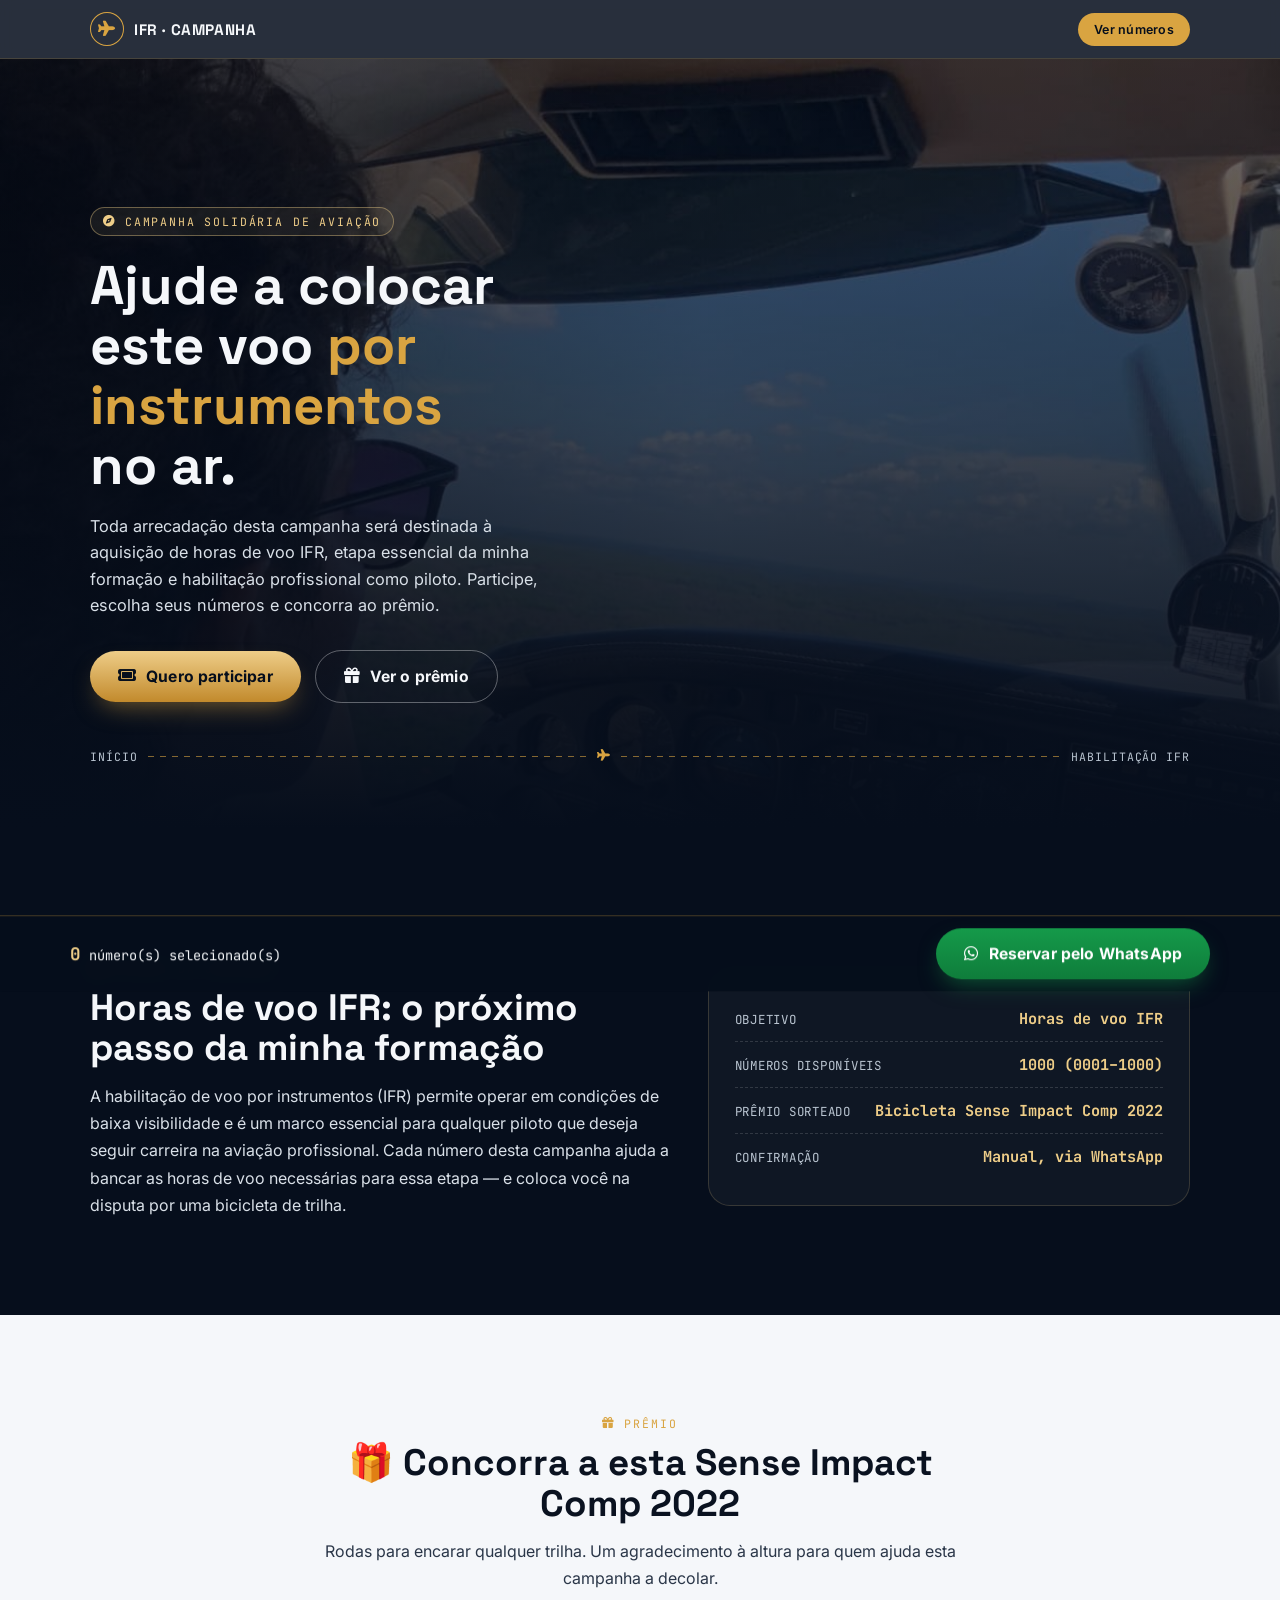
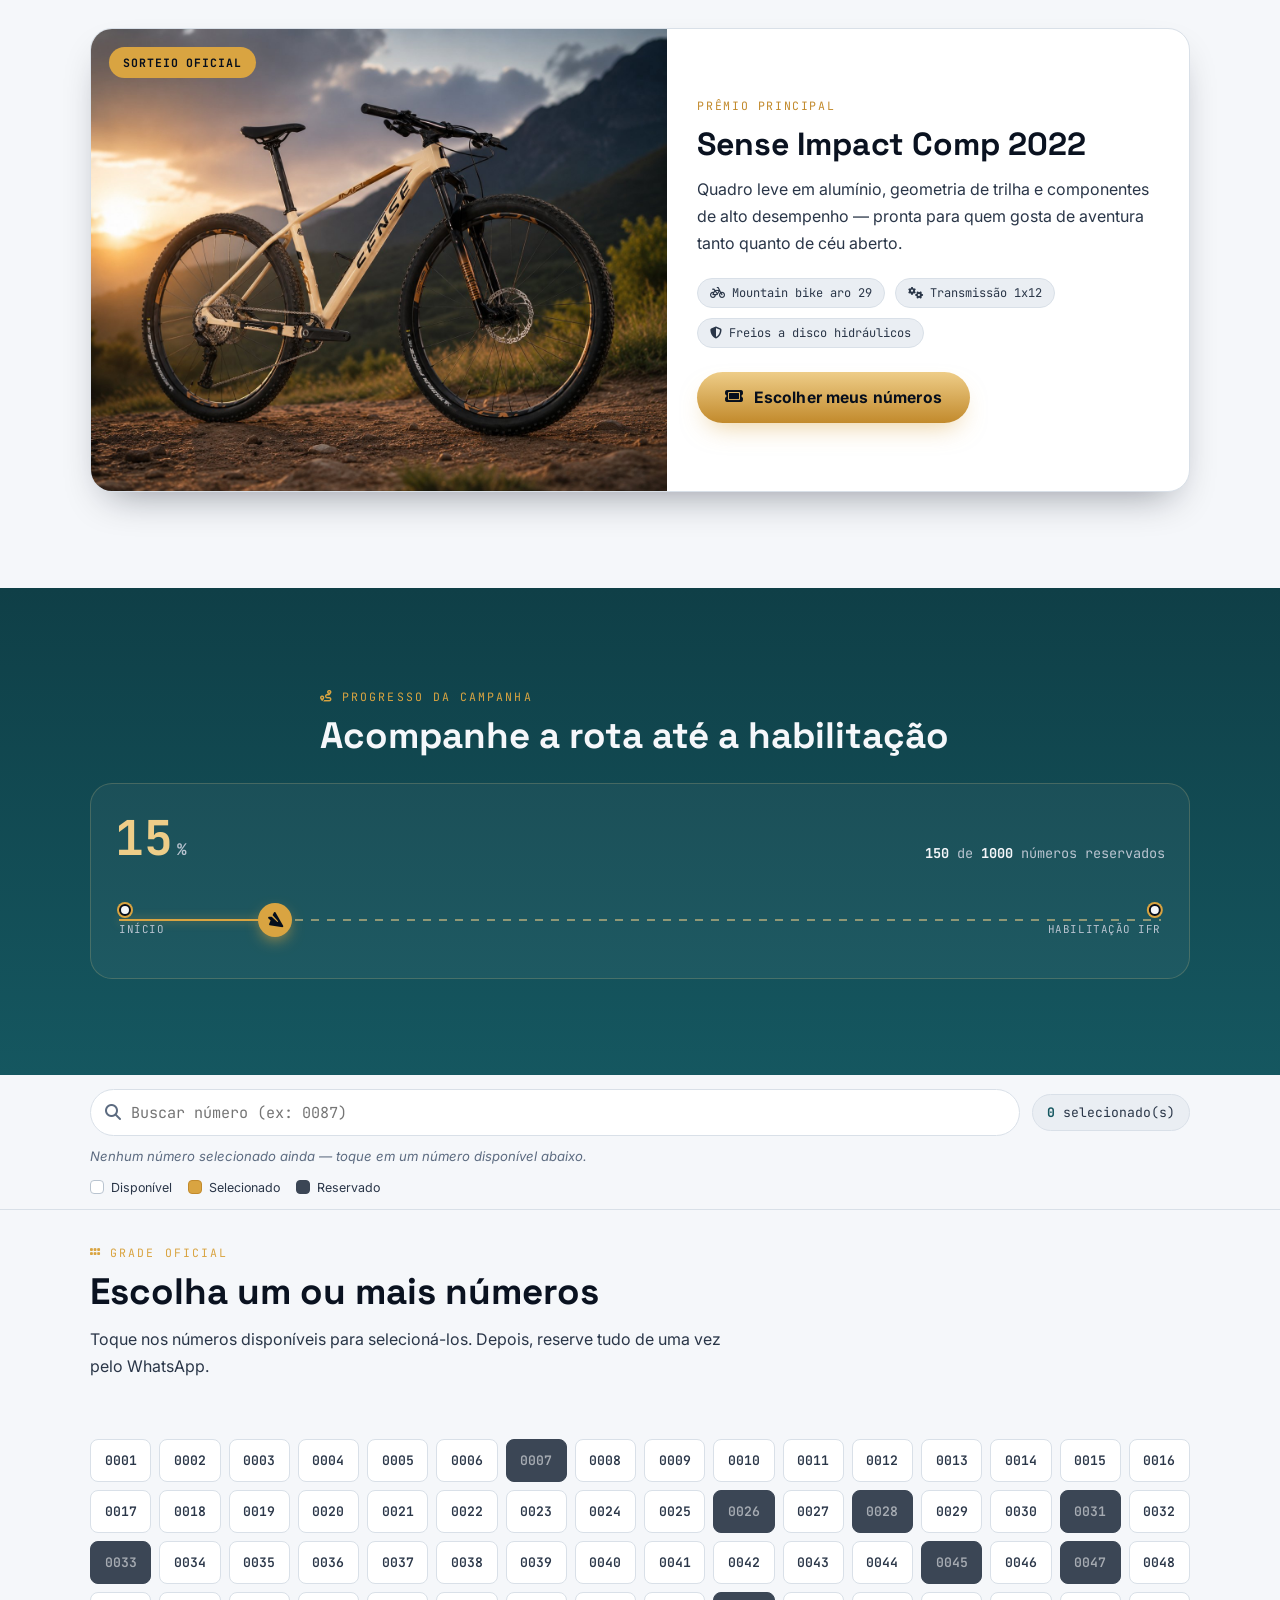
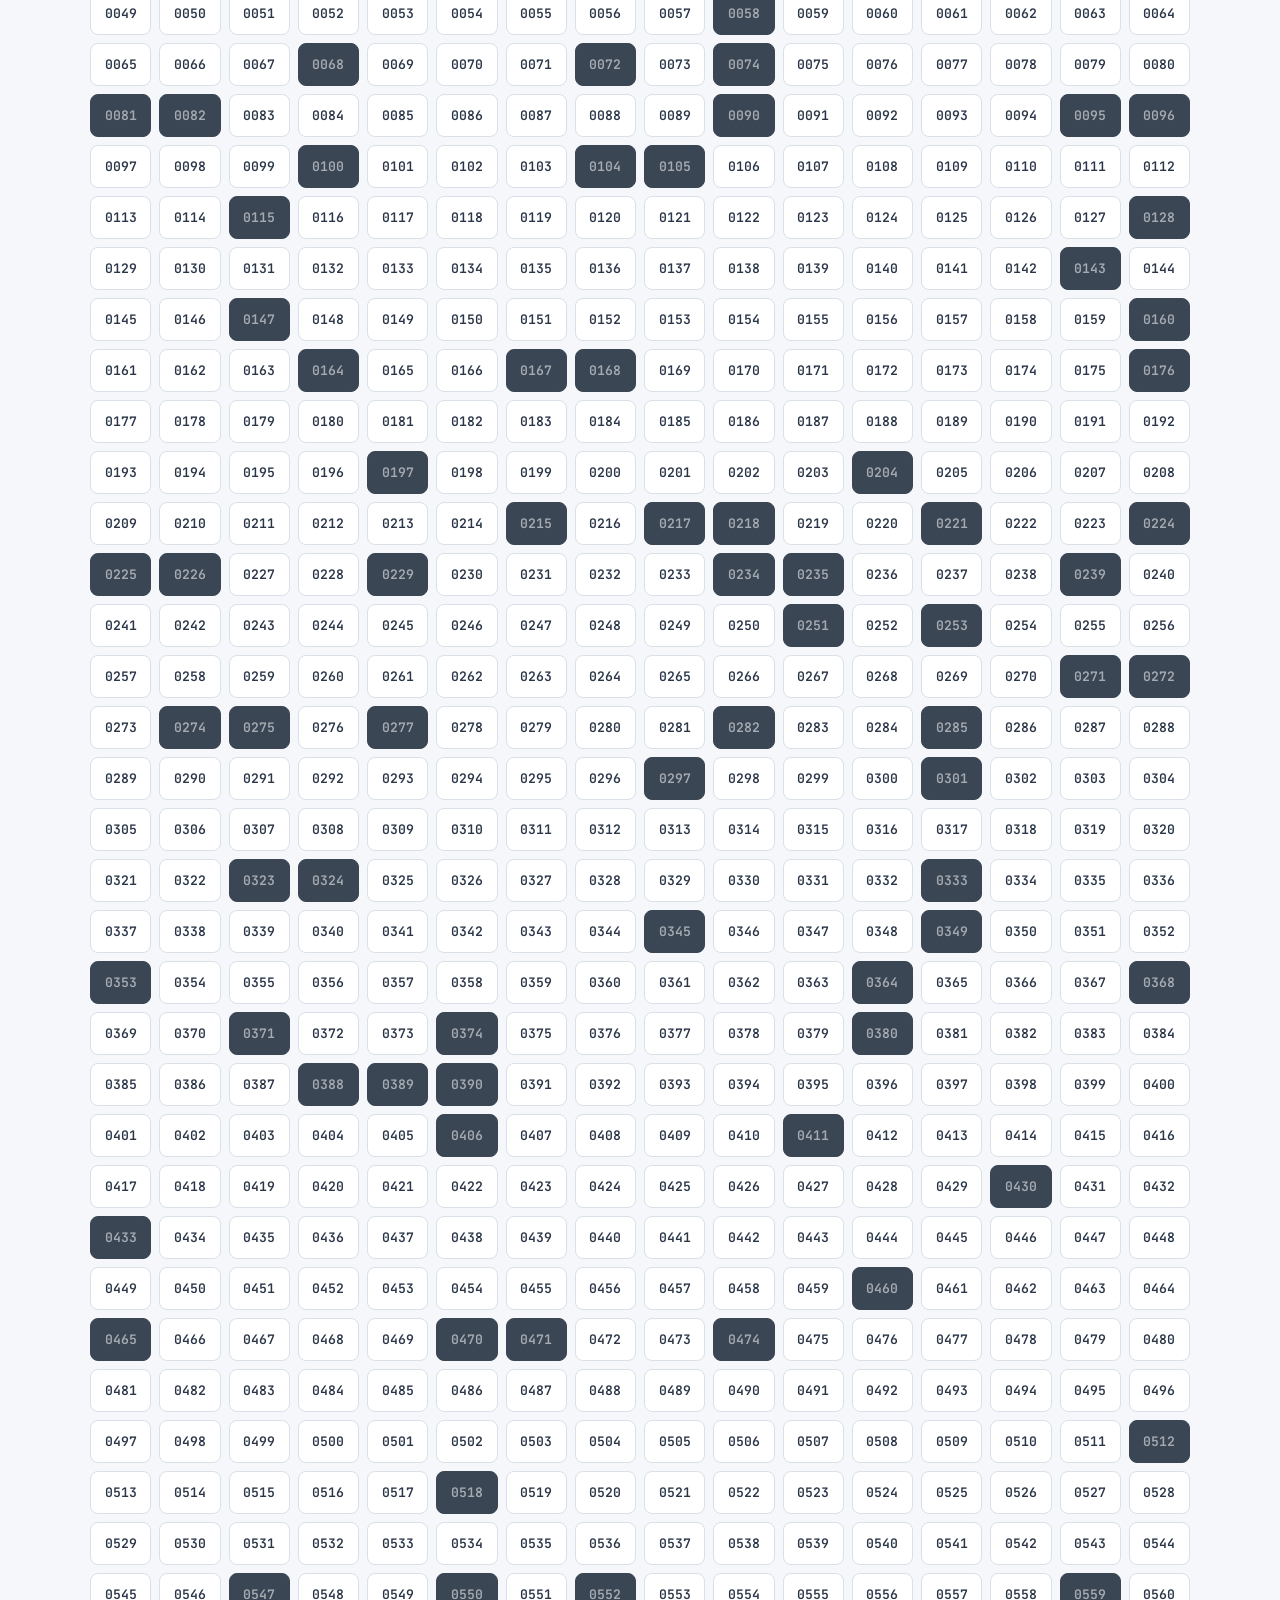
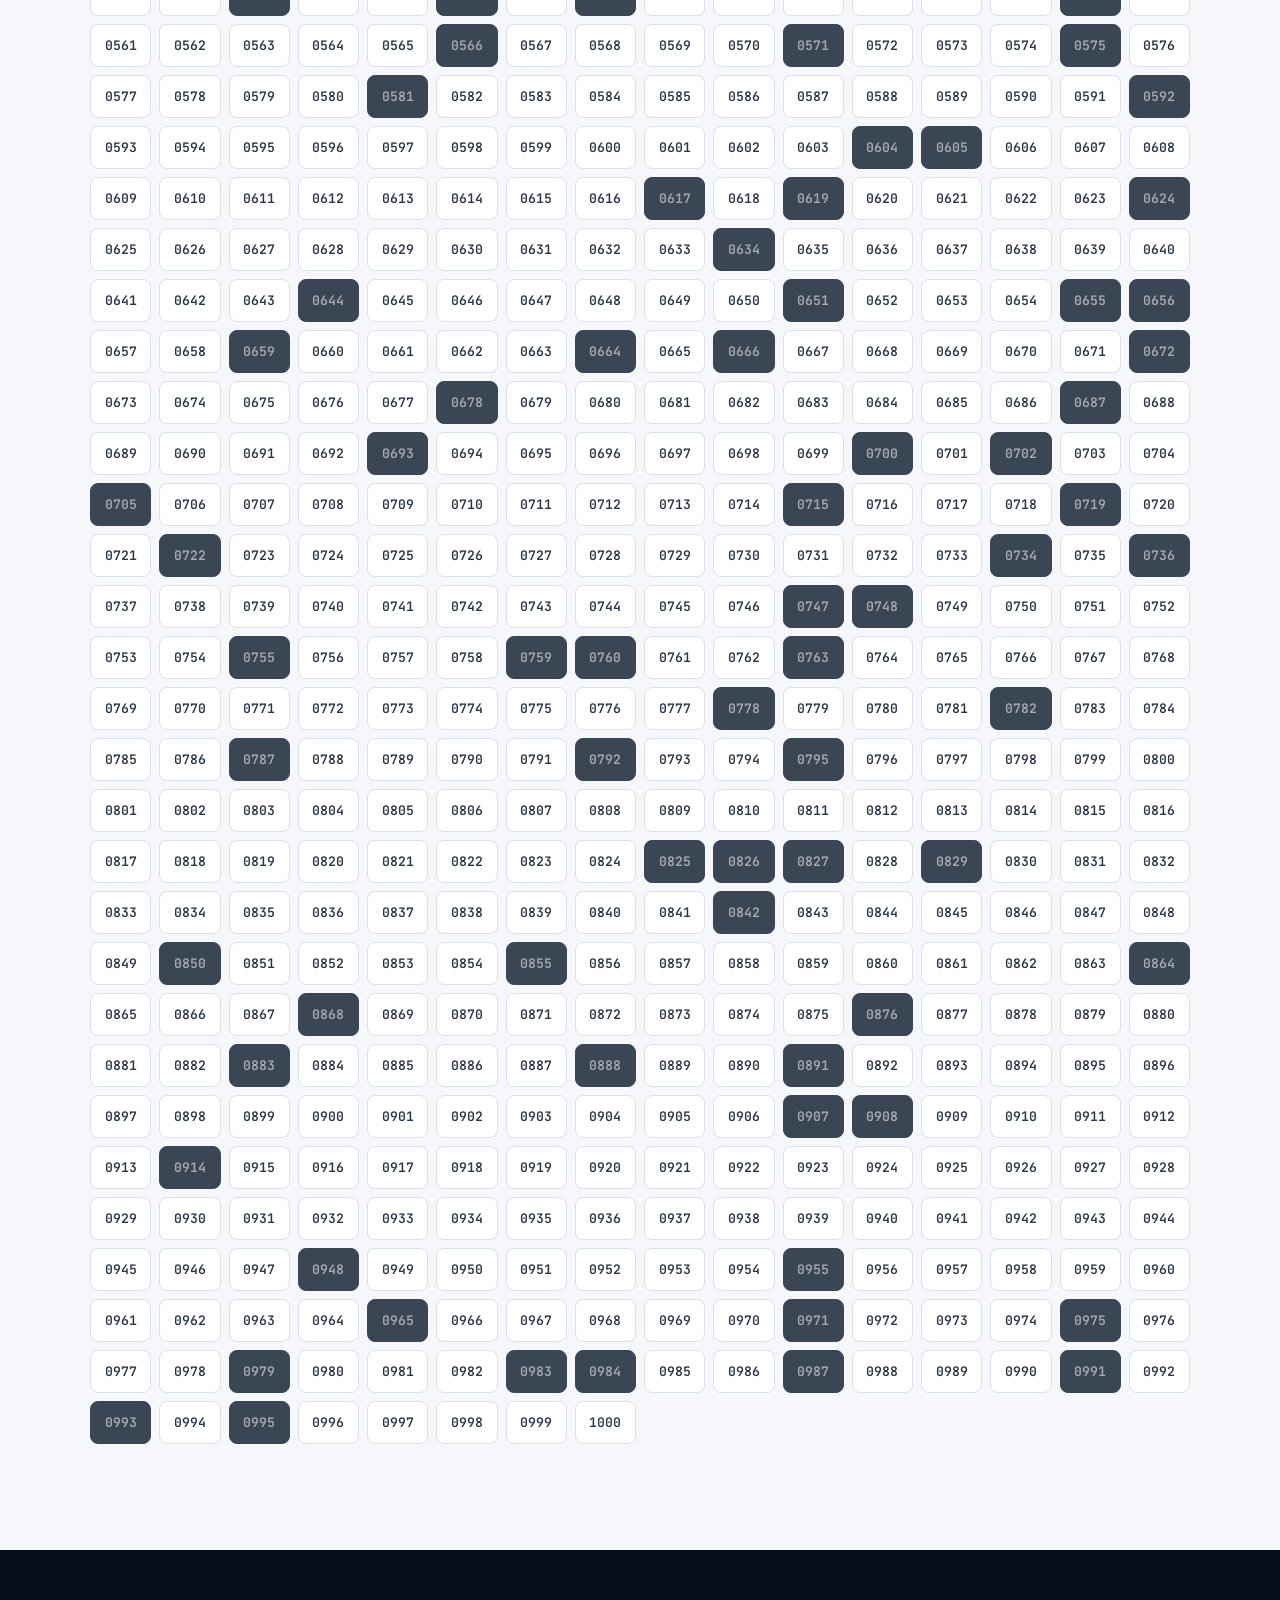
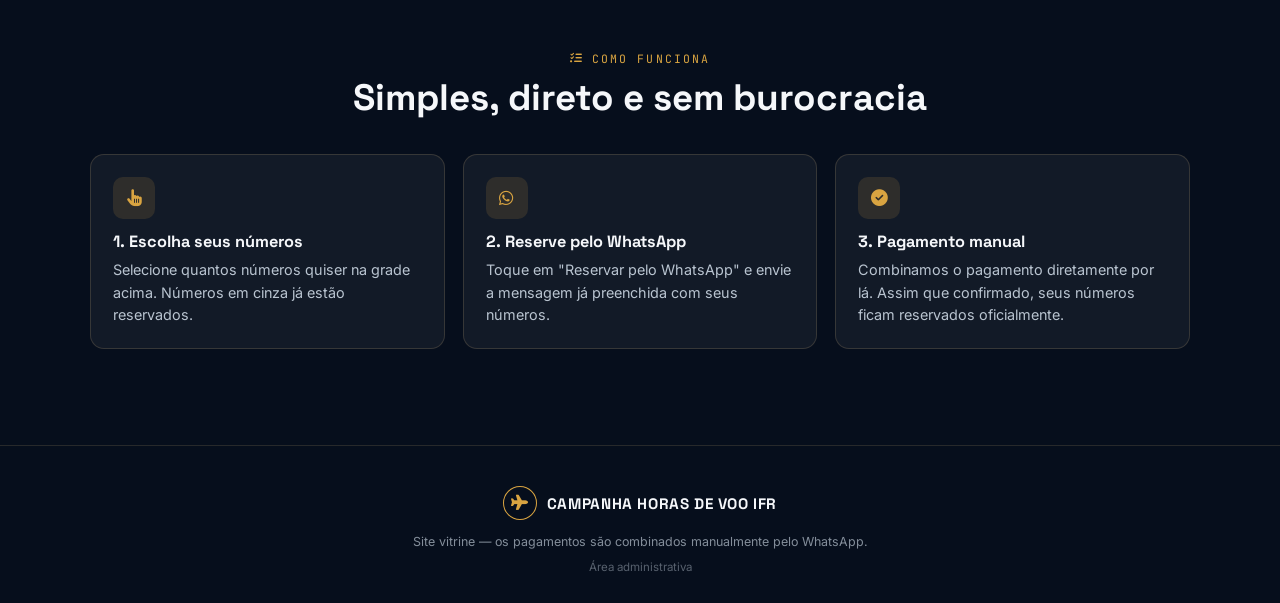
<file: ifr-campanha/index.html>
<!DOCTYPE html>
<html lang="pt-BR">
<head>
<meta charset="UTF-8">
<meta name="viewport" content="width=device-width, initial-scale=1, viewport-fit=cover">
<title>Campanha Horas de Voo IFR — Concorra a uma bicicleta</title>
<meta name="description" content="Ajude a custear a habilitação de voo por instrumentos (IFR) e concorra a uma Sense Impact Comp 2022. Escolha seus números e reserve pelo WhatsApp.">
<meta name="theme-color" content="#060e1c">

<!-- Open Graph: essencial pois o site é compartilhado via Instagram/WhatsApp -->
<meta property="og:title" content="Campanha Horas de Voo IFR">
<meta property="og:description" content="Ajude a custear minha habilitação IFR e concorra a uma bicicleta Sense Impact Comp 2022.">
<meta property="og:image" content="images/piloto.jpg">
<meta property="og:type" content="website">

<link rel="icon" href="assets/icons/favicon.svg" type="image/svg+xml">

<!-- Fontes -->
<link rel="preconnect" href="https://fonts.googleapis.com">
<link rel="preconnect" href="https://fonts.gstatic.com" crossorigin>
<link href="https://fonts.googleapis.com/css2?family=Space+Grotesk:wght@500;700&family=Inter:wght@400;500;600;700&family=JetBrains+Mono:wght@500;700&display=swap" rel="stylesheet">
<!-- Font Awesome -->
<link rel="stylesheet" href="https://cdnjs.cloudflare.com/ajax/libs/font-awesome/6.5.1/css/all.min.css">

<link rel="stylesheet" href="css/style.css">
</head>
<body>

<!-- =========================== TOPBAR =========================== -->
<header class="topbar">
  <div class="topbar__inner">
    <a href="#topo" class="brand">
      <span class="brand__badge"><i class="fa-solid fa-plane"></i></span>
      IFR · Campanha
    </a>
    <a href="#numeros" class="topbar__cta">Ver números</a>
  </div>
</header>

<main id="topo">

  <!-- =========================== HERO =========================== -->
  <section class="hero">
    <div class="hero__bg" id="heroBg"></div>
    <div class="hero__scrim"></div>
    <div class="hero__content">
      <span class="eyebrow"><i class="fa-solid fa-compass"></i> Campanha solidária de aviação</span>
      <h1>Ajude a colocar este voo <span>por instrumentos</span> no ar.</h1>
      <p class="hero__lede">
        Toda arrecadação desta campanha será destinada à aquisição de horas de voo IFR,
        etapa essencial da minha formação e habilitação profissional como piloto.
        Participe, escolha seus números e concorra ao prêmio.
      </p>
      <div class="hero__actions">
        <a href="#numeros" class="btn btn-gold" id="ctaParticipar">
          <i class="fa-solid fa-ticket"></i> Quero participar
        </a>
        <a href="#premio" class="btn btn-ghost">
          <i class="fa-solid fa-gift"></i> Ver o prêmio
        </a>
      </div>

      <div class="hero__flightline">
        <div class="flightline-mini">
          <span>Início</span>
          <span class="line"></span>
          <i class="fa-solid fa-plane"></i>
          <span class="line"></span>
          <span>Habilitação IFR</span>
        </div>
      </div>
    </div>
  </section>

  <!-- =========================== SOBRE / OBJETIVO =========================== -->
  <section class="section section--dark metal-texture" id="sobre">
    <div class="container about-grid">
      <div>
        <span class="kicker"><i class="fa-solid fa-plane-departure"></i> Missão da campanha</span>
        <h2>Horas de voo IFR: o próximo passo da minha formação</h2>
        <p class="lede">
          A habilitação de voo por instrumentos (IFR) permite operar em condições de baixa
          visibilidade e é um marco essencial para qualquer piloto que deseja seguir carreira
          na aviação profissional. Cada número desta campanha ajuda a bancar as horas de voo
          necessárias para essa etapa — e coloca você na disputa por uma bicicleta de trilha.
        </p>
      </div>
      <div class="instrument-card" aria-label="Painel de informações da campanha">
        <div class="instrument-card__row">
          <span class="label">Objetivo</span>
          <span class="value">Horas de voo IFR</span>
        </div>
        <div class="instrument-card__row">
          <span class="label">Números disponíveis</span>
          <span class="value">1000 (0001–1000)</span>
        </div>
        <div class="instrument-card__row">
          <span class="label">Prêmio sorteado</span>
          <span class="value">Bicicleta Sense Impact Comp 2022</span>
        </div>
        <div class="instrument-card__row">
          <span class="label">Confirmação</span>
          <span class="value">Manual, via WhatsApp</span>
        </div>
      </div>
    </div>
  </section>

  <!-- =========================== PRÊMIO =========================== -->
  <section class="section prize" id="premio">
    <div class="container">
      <div class="section-head">
        <span class="kicker"><i class="fa-solid fa-gift"></i> Prêmio</span>
        <h2>🎁 Concorra a esta Sense Impact Comp 2022</h2>
        <p class="lede">Rodas para encarar qualquer trilha. Um agradecimento à altura para quem ajuda esta campanha a decolar.</p>
      </div>
      <div class="prize-card">
        <div class="prize-card__media">
          <span class="prize-card__ribbon">Sorteio oficial</span>
          <img src="images/bike.jpg" alt="Bicicleta Sense Impact Comp 2022, o prêmio da campanha" loading="lazy">
        </div>
        <div class="prize-card__body">
          <span class="prize-card__tag">Prêmio principal</span>
          <h3 class="prize-card__title">Sense Impact Comp 2022</h3>
          <p class="lede" style="margin-top:0;">
            Quadro leve em alumínio, geometria de trilha e componentes de alto desempenho —
            pronta para quem gosta de aventura tanto quanto de céu aberto.
          </p>
          <div class="prize-card__specs">
            <span class="spec-chip"><i class="fa-solid fa-bicycle"></i> Mountain bike aro 29</span>
            <span class="spec-chip"><i class="fa-solid fa-gears"></i> Transmissão 1x12</span>
            <span class="spec-chip"><i class="fa-solid fa-shield-halved"></i> Freios a disco hidráulicos</span>
          </div>
          <a href="#numeros" class="btn btn-gold" style="margin-top:10px; align-self:flex-start;">
            <i class="fa-solid fa-ticket"></i> Escolher meus números
          </a>
        </div>
      </div>
    </div>
  </section>

  <!-- =========================== PROGRESSO (rota de voo) =========================== -->
  <section class="section section--petrol">
    <div class="container">
      <div class="section-head" style="text-align:left; margin-bottom:26px;">
        <span class="kicker"><i class="fa-solid fa-route"></i> Progresso da campanha</span>
        <h2>Acompanhe a rota até a habilitação</h2>
      </div>
      <div class="route-panel">
        <div class="route-panel__top">
          <div class="route-panel__percent" id="progressPercent">0<small>%</small></div>
          <div class="route-panel__stat">
            <b id="reservedCount">0</b> de <b id="totalCount">1000</b> números reservados
          </div>
        </div>
        <div class="flightroute" aria-hidden="true">
          <div class="flightroute__track"></div>
          <div class="flightroute__fill" id="routeFill" style="width:0%"></div>
          <div class="flightroute__node start">
            <span class="flightroute__dot"></span>
            <span class="flightroute__label">Início</span>
          </div>
          <div class="flightroute__plane" id="routePlane" style="left:0%">
            <i class="fa-solid fa-paper-plane"></i>
          </div>
          <div class="flightroute__node end">
            <span class="flightroute__dot"></span>
            <span class="flightroute__label">Habilitação IFR</span>
          </div>
        </div>
      </div>
    </div>
  </section>

  <!-- =========================== GRADE DE NÚMEROS =========================== -->
  <section class="section numbers-section" id="numeros" style="padding-top:0;">
    <div class="selection-bar">
      <div class="container selection-bar__inner">
        <div class="selection-bar__row">
          <div class="search-field">
            <i class="fa-solid fa-magnifying-glass"></i>
            <input type="text" id="searchInput" inputmode="numeric" placeholder="Buscar número (ex: 0087)" aria-label="Buscar número">
          </div>
          <span class="count-pill"><b id="selectedCount">0</b> selecionado(s)</span>
        </div>
        <div class="selection-bar__row">
          <ul class="tickets-strip" id="ticketsStrip" aria-label="Números selecionados"></ul>
        </div>
        <div class="legend">
          <span class="legend__item"><span class="legend__swatch available"></span> Disponível</span>
          <span class="legend__item"><span class="legend__swatch selected"></span> Selecionado</span>
          <span class="legend__item"><span class="legend__swatch reserved"></span> Reservado</span>
        </div>
      </div>
    </div>

    <div class="container">
      <div class="section-head left" style="margin-top:30px;">
        <span class="kicker"><i class="fa-solid fa-grip"></i> Grade oficial</span>
        <h2>Escolha um ou mais números</h2>
        <p class="lede">Toque nos números disponíveis para selecioná-los. Depois, reserve tudo de uma vez pelo WhatsApp.</p>
      </div>
      <div class="grid-wrap">
        <div class="numbers-grid" id="numbersGrid" aria-live="polite"></div>
        <p class="empty-search" id="emptySearch">Nenhum número encontrado para essa busca.</p>
      </div>
    </div>
  </section>

  <!-- =========================== COMO FUNCIONA =========================== -->
  <section class="section section--dark metal-texture">
    <div class="container">
      <div class="section-head">
        <span class="kicker"><i class="fa-solid fa-list-check"></i> Como funciona</span>
        <h2>Simples, direto e sem burocracia</h2>
      </div>
      <div class="steps">
        <div class="step-card">
          <div class="step-card__icon"><i class="fa-solid fa-hand-pointer"></i></div>
          <h3>1. Escolha seus números</h3>
          <p>Selecione quantos números quiser na grade acima. Números em cinza já estão reservados.</p>
        </div>
        <div class="step-card">
          <div class="step-card__icon"><i class="fa-brands fa-whatsapp"></i></div>
          <h3>2. Reserve pelo WhatsApp</h3>
          <p>Toque em "Reservar pelo WhatsApp" e envie a mensagem já preenchida com seus números.</p>
        </div>
        <div class="step-card">
          <div class="step-card__icon"><i class="fa-solid fa-circle-check"></i></div>
          <h3>3. Pagamento manual</h3>
          <p>Combinamos o pagamento diretamente por lá. Assim que confirmado, seus números ficam reservados oficialmente.</p>
        </div>
      </div>
    </div>
  </section>

</main>

<!-- =========================== RODAPÉ =========================== -->
<footer class="site-footer">
  <div class="container">
    <span class="brand">
      <span class="brand__badge"><i class="fa-solid fa-plane"></i></span>
      Campanha Horas de Voo IFR
    </span>
    <small>Site vitrine — os pagamentos são combinados manualmente pelo WhatsApp.</small>
    <br>
    <a href="admin.html" class="footer-admin-link">Área administrativa</a>
  </div>
</footer>

<!-- =========================== BARRA FLUTUANTE =========================== -->
<div class="action-dock" id="actionDock">
  <div class="action-dock__inner">
    <span class="action-dock__count"><b id="dockCount">0</b> número(s) selecionado(s)</span>
    <a href="#" class="btn btn-whatsapp" id="whatsappBtn" target="_blank" rel="noopener">
      <i class="fa-brands fa-whatsapp"></i> Reservar pelo WhatsApp
    </a>
  </div>
</div>

<script src="js/main.js"></script>
</body>
</html>
</file>
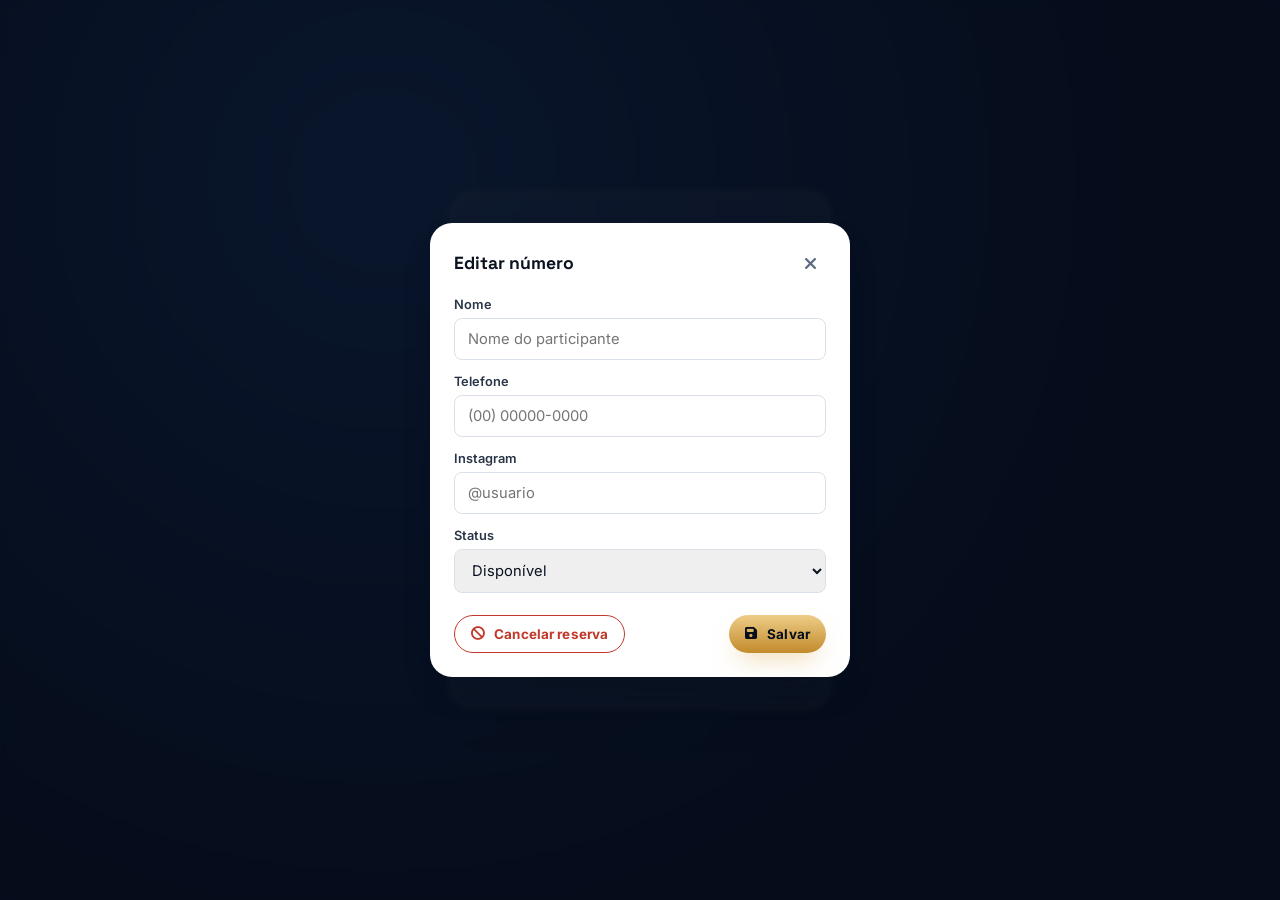
<file: ifr-campanha/admin.html>
<!DOCTYPE html>
<html lang="pt-BR">
<head>
<meta charset="UTF-8">
<meta name="viewport" content="width=device-width, initial-scale=1">
<title>Área administrativa — Campanha Horas de Voo IFR</title>
<meta name="robots" content="noindex, nofollow">

<link rel="preconnect" href="https://fonts.googleapis.com">
<link rel="preconnect" href="https://fonts.gstatic.com" crossorigin>
<link href="https://fonts.googleapis.com/css2?family=Space+Grotesk:wght@500;700&family=Inter:wght@400;500;600;700&family=JetBrains+Mono:wght@500;700&display=swap" rel="stylesheet">
<link rel="stylesheet" href="https://cdnjs.cloudflare.com/ajax/libs/font-awesome/6.5.1/css/all.min.css">

<link rel="stylesheet" href="css/style.css">
<link rel="stylesheet" href="css/admin.css">
</head>
<body class="admin-body">

<!-- =========================== TELA DE LOGIN =========================== -->
<div id="loginScreen" class="login-screen">
  <div class="login-card">
    <span class="brand__badge" style="margin:0 auto 18px; color:var(--gold-400); border-color:var(--gold-400);">
      <i class="fa-solid fa-lock"></i>
    </span>
    <h1>Área administrativa</h1>
    <p class="lede" style="color:var(--metal-300); text-align:center;">Acesso restrito à organização da campanha.</p>
    <form id="loginForm">
      <label for="passwordInput" class="sr-only">Senha</label>
      <input type="password" id="passwordInput" placeholder="Senha de acesso" autocomplete="current-password" required>
      <button type="submit" class="btn btn-gold btn-block"><i class="fa-solid fa-right-to-bracket"></i> Entrar</button>
      <p id="loginError" class="login-error"></p>
    </form>
    <p class="login-hint">
      <i class="fa-solid fa-triangle-exclamation"></i>
      Senha padrão de demonstração: <code>123456</code>. Troque-a em <code>js/admin.js</code>
      (constante <code>ADMIN_PASSWORD</code>) antes de publicar — esta é uma proteção simples,
      não uma autenticação segura de verdade.
    </p>
  </div>
</div>

<!-- =========================== PAINEL =========================== -->
<div id="dashboard" class="dashboard" hidden>

  <header class="admin-topbar">
    <div class="admin-topbar__inner">
      <span class="brand">
        <span class="brand__badge"><i class="fa-solid fa-plane"></i></span>
        Painel · Campanha IFR
      </span>
      <div class="admin-topbar__actions">
        <a href="index.html" class="btn btn-ghost btn-sm" target="_blank"><i class="fa-solid fa-arrow-up-right-from-square"></i> Ver site</a>
        <button id="logoutBtn" class="btn btn-ghost btn-sm"><i class="fa-solid fa-right-from-bracket"></i> Sair</button>
      </div>
    </div>
  </header>

  <main class="admin-main container">

    <!-- Aviso sobre publicação em hospedagem estática -->
    <div class="callout">
      <i class="fa-solid fa-circle-info"></i>
      <div>
        <strong>Como publicar as alterações:</strong> tudo o que você edita aqui fica salvo
        neste navegador (armazenamento local). Para que os visitantes do site vejam as mudanças,
        clique em <strong>“Baixar numbers.json atualizado”</strong> e substitua o arquivo
        <code>data/numbers.json</code> na sua hospedagem (GitHub Pages, Netlify, etc.).
      </div>
    </div>

    <!-- Estatísticas -->
    <section class="stats-grid">
      <div class="stat-card">
        <span class="stat-card__label">Total de números</span>
        <span class="stat-card__value" id="statTotal">1000</span>
      </div>
      <div class="stat-card">
        <span class="stat-card__label">Disponíveis</span>
        <span class="stat-card__value" id="statAvailable">0</span>
      </div>
      <div class="stat-card">
        <span class="stat-card__label">Reservados</span>
        <span class="stat-card__value" id="statReserved">0</span>
      </div>
      <div class="stat-card">
        <span class="stat-card__label">Pagos</span>
        <span class="stat-card__value" id="statPaid">0</span>
      </div>
      <div class="stat-card stat-card--accent">
        <span class="stat-card__label">Progresso</span>
        <span class="stat-card__value" id="statPercent">0%</span>
      </div>
    </section>

    <!-- Ações de dados -->
    <section class="data-actions">
      <button id="exportBtn" class="btn btn-gold btn-sm"><i class="fa-solid fa-download"></i> Baixar numbers.json atualizado</button>
      <label class="btn btn-ghost btn-sm" for="importInput"><i class="fa-solid fa-upload"></i> Importar numbers.json</label>
      <input type="file" id="importInput" accept="application/json" class="sr-only">
      <button id="resetBtn" class="btn btn-ghost btn-sm btn-danger"><i class="fa-solid fa-rotate-left"></i> Zerar todas as reservas</button>
    </section>

    <!-- Filtros -->
    <section class="table-filters">
      <div class="search-field">
        <i class="fa-solid fa-magnifying-glass"></i>
        <input type="text" id="adminSearch" placeholder="Buscar por número, nome, telefone ou Instagram">
      </div>
      <select id="statusFilter">
        <option value="todos">Todos os status</option>
        <option value="disponivel">Disponível</option>
        <option value="reservado">Reservado</option>
        <option value="pago">Pago</option>
      </select>
    </section>

    <!-- Tabela -->
    <section class="table-wrap">
      <table class="admin-table">
        <thead>
          <tr>
            <th>Número</th>
            <th>Nome</th>
            <th>Telefone</th>
            <th>Instagram</th>
            <th>Status</th>
            <th></th>
          </tr>
        </thead>
        <tbody id="adminTableBody"></tbody>
      </table>
      <p class="empty-search" id="adminEmpty">Nenhum resultado encontrado.</p>
    </section>

    <!-- Paginação -->
    <nav class="pagination" id="pagination" aria-label="Paginação da tabela"></nav>

  </main>
</div>

<!-- =========================== MODAL DE EDIÇÃO =========================== -->
<div id="editModal" class="modal-overlay" hidden>
  <div class="modal-card" role="dialog" aria-modal="true" aria-labelledby="modalTitle">
    <div class="modal-card__head">
      <h2 id="modalTitle">Editar número <span id="modalNumber"></span></h2>
      <button id="modalClose" class="modal-close" aria-label="Fechar"><i class="fa-solid fa-xmark"></i></button>
    </div>
    <form id="editForm">
      <input type="hidden" id="editNumber">
      <label>Nome
        <input type="text" id="editName" placeholder="Nome do participante">
      </label>
      <label>Telefone
        <input type="tel" id="editPhone" placeholder="(00) 00000-0000">
      </label>
      <label>Instagram
        <input type="text" id="editInstagram" placeholder="@usuario">
      </label>
      <label>Status
        <select id="editStatus">
          <option value="disponivel">Disponível</option>
          <option value="reservado">Reservado</option>
          <option value="pago">Pago</option>
        </select>
      </label>
      <div class="modal-actions">
        <button type="button" id="cancelReservationBtn" class="btn btn-ghost btn-sm btn-danger">
          <i class="fa-solid fa-ban"></i> Cancelar reserva
        </button>
        <button type="submit" class="btn btn-gold btn-sm">
          <i class="fa-solid fa-floppy-disk"></i> Salvar
        </button>
      </div>
    </form>
  </div>
</div>

<script src="js/admin.js"></script>
</body>
</html>
</file>
<file: ifr-campanha/css/style.css>
/* =========================================================================
   CAMPANHA HORAS DE VOO IFR — style.css
   Design system: painel de aviônica premium.
   Paleta: azul-noite, petróleo, prata-metálico e dourado.
   ========================================================================= */

:root {
  /* ---- Cores ---- */
  --navy-950: #060e1c;
  --navy-900: #0a1730;
  --navy-800: #0f2140;
  --navy-700: #163057;
  --petrol-700: #0f3f47;
  --petrol-600: #155760;
  --petrol-500: #1c6e79;
  --gold-300: #eecd88;
  --gold-400: #d9a441;
  --gold-500: #c28a2c;
  --metal-50: #f5f7fa;
  --metal-100: #eaeef3;
  --metal-200: #d9e0e8;
  --metal-300: #b9c4d0;
  --ink-900: #0a1220;
  --ink-700: #2a3648;
  --ink-500: #5c6b80;
  --reserved-500: #3b4655;
  --whatsapp-600: #159a4a;
  --whatsapp-700: #0f7d3b;
  --danger-500: #c0392b;

  /* ---- Tipografia ---- */
  --font-display: 'Space Grotesk', 'Segoe UI', sans-serif;
  --font-body: 'Inter', 'Segoe UI', sans-serif;
  --font-mono: 'JetBrains Mono', 'Courier New', monospace;

  /* ---- Escala / espaçamento ---- */
  --radius-sm: 8px;
  --radius-md: 14px;
  --radius-lg: 22px;
  --shadow-soft: 0 10px 30px -12px rgba(6, 14, 28, 0.35);
  --shadow-card: 0 18px 40px -18px rgba(6, 14, 28, 0.45);
  --container: 1140px;
}

/* ---------------------------------------------------------------------
   Reset básico
--------------------------------------------------------------------- */
* { box-sizing: border-box; }
html { scroll-behavior: smooth; }
body {
  margin: 0;
  font-family: var(--font-body);
  color: var(--ink-900);
  background: var(--metal-50);
  -webkit-font-smoothing: antialiased;
  overflow-x: hidden;
}
img { max-width: 100%; display: block; }
a { color: inherit; text-decoration: none; }
button { font-family: inherit; cursor: pointer; }
ul { list-style: none; margin: 0; padding: 0; }
h1, h2, h3, h4 { font-family: var(--font-display); margin: 0; line-height: 1.1; }
p { margin: 0; }

.container {
  width: 100%;
  max-width: var(--container);
  margin: 0 auto;
  padding: 0 20px;
}

.reduced-motion-safe { transition: none !important; animation: none !important; }
@media (prefers-reduced-motion: reduce) {
  * { animation-duration: 0.001ms !important; animation-iteration-count: 1 !important; transition-duration: 0.001ms !important; scroll-behavior: auto !important; }
}

:focus-visible {
  outline: 3px solid var(--gold-400);
  outline-offset: 2px;
}

/* ---------------------------------------------------------------------
   Textura metálica utilitária (usada em fundos escuros)
--------------------------------------------------------------------- */
.metal-texture {
  background-image:
    repeating-linear-gradient(115deg, rgba(255,255,255,0.025) 0px, rgba(255,255,255,0.025) 1px, transparent 1px, transparent 6px),
    linear-gradient(180deg, var(--navy-950), var(--navy-900));
}

.route-dots {
  background-image: radial-gradient(rgba(217,164,65,0.35) 1px, transparent 1.4px);
  background-size: 16px 16px;
}

/* ---------------------------------------------------------------------
   Barra superior (nav)
--------------------------------------------------------------------- */
.topbar {
  position: sticky;
  top: 0;
  z-index: 60;
  background: rgba(6, 14, 28, 0.86);
  backdrop-filter: blur(10px);
  border-bottom: 1px solid rgba(217, 164, 65, 0.18);
}
.topbar__inner {
  display: flex;
  align-items: center;
  justify-content: space-between;
  padding: 12px 20px;
  max-width: var(--container);
  margin: 0 auto;
}
.brand {
  display: flex;
  align-items: center;
  gap: 10px;
  color: var(--metal-50);
  font-family: var(--font-display);
  font-weight: 700;
  letter-spacing: 0.04em;
  font-size: 0.95rem;
  text-transform: uppercase;
}
.brand__badge {
  width: 34px;
  height: 34px;
  border-radius: 50%;
  border: 1.5px solid var(--gold-400);
  display: grid;
  place-items: center;
  color: var(--gold-400);
  transform: rotate(45deg);
  flex-shrink: 0;
}
.brand__badge i { transform: rotate(-45deg); font-size: 0.95rem; }
.topbar__cta {
  font-size: 0.78rem;
  font-weight: 600;
  color: var(--navy-950);
  background: var(--gold-400);
  padding: 9px 16px;
  border-radius: 999px;
  letter-spacing: 0.02em;
  white-space: nowrap;
  transition: transform 0.15s ease, background 0.2s ease;
}
.topbar__cta:hover { background: var(--gold-300); transform: translateY(-1px); }
.topbar__cta:active { transform: scale(0.96); }

/* ---------------------------------------------------------------------
   HERO
--------------------------------------------------------------------- */
.hero {
  position: relative;
  color: var(--metal-50);
  overflow: hidden;
}
.hero__bg {
  position: absolute;
  inset: 0;
  background-image: var(--hero-image, none);
  background-size: cover;
  background-position: center 30%;
}
.hero__scrim {
  position: absolute;
  inset: 0;
  background:
    linear-gradient(180deg, rgba(6,10,20,0.55) 0%, rgba(6,12,24,0.72) 45%, var(--navy-950) 96%),
    linear-gradient(90deg, rgba(6,12,24,0.55) 0%, rgba(6,12,24,0.05) 55%);
}
.hero__content {
  position: relative;
  z-index: 2;
  padding: 108px 20px 64px;
  max-width: var(--container);
  margin: 0 auto;
}
.eyebrow {
  display: inline-flex;
  align-items: center;
  gap: 8px;
  font-family: var(--font-mono);
  font-size: 0.72rem;
  letter-spacing: 0.16em;
  text-transform: uppercase;
  color: var(--gold-300);
  border: 1px solid rgba(238, 205, 136, 0.4);
  padding: 6px 12px;
  border-radius: 999px;
  background: rgba(238, 205, 136, 0.07);
}
.hero h1 {
  margin-top: 20px;
  font-size: clamp(2.1rem, 7vw, 3.4rem);
  font-weight: 700;
  max-width: 14ch;
  text-wrap: balance;
}
.hero h1 span { color: var(--gold-400); }
.hero__lede {
  margin-top: 18px;
  max-width: 46ch;
  font-size: 1.02rem;
  line-height: 1.6;
  color: var(--metal-200);
}
.hero__actions {
  margin-top: 32px;
  display: flex;
  flex-wrap: wrap;
  gap: 14px;
  align-items: center;
}

.btn {
  display: inline-flex;
  align-items: center;
  gap: 10px;
  border: none;
  border-radius: 999px;
  padding: 16px 28px;
  font-weight: 700;
  font-size: 0.98rem;
  letter-spacing: 0.01em;
  transition: transform 0.15s ease, box-shadow 0.2s ease, background 0.2s ease;
}
.btn:active { transform: scale(0.97); }
.btn-gold {
  background: linear-gradient(180deg, var(--gold-300), var(--gold-500));
  color: var(--navy-950);
  box-shadow: 0 12px 26px -10px rgba(217, 164, 65, 0.55);
}
.btn-gold:hover { box-shadow: 0 16px 30px -10px rgba(217, 164, 65, 0.7); transform: translateY(-2px); }
.btn-ghost {
  background: transparent;
  color: var(--metal-50);
  border: 1.5px solid rgba(245, 247, 250, 0.35);
}
.btn-ghost:hover { border-color: var(--gold-400); color: var(--gold-300); }

.hero__flightline { margin-top: 46px; }

/* Linha de rota decorativa (mini, usada no hero) */
.flightline-mini {
  display: flex;
  align-items: center;
  gap: 10px;
  font-family: var(--font-mono);
  font-size: 0.72rem;
  color: var(--metal-300);
  letter-spacing: 0.08em;
  text-transform: uppercase;
}
.flightline-mini .line {
  flex: 1;
  height: 1px;
  background: repeating-linear-gradient(90deg, rgba(217,164,65,0.6) 0 6px, transparent 6px 12px);
  position: relative;
}
.flightline-mini i { color: var(--gold-400); }

/* ---------------------------------------------------------------------
   Seções gerais
--------------------------------------------------------------------- */
.section { padding: 68px 0; }
.section--dark { background: var(--navy-950); color: var(--metal-50); }
.section--petrol { background: linear-gradient(180deg, var(--petrol-700), var(--petrol-600)); color: var(--metal-50); }
.section-head { max-width: 640px; margin: 0 auto 36px; text-align: center; }
.section-head.left { text-align: left; margin: 0 0 32px; }
.kicker {
  font-family: var(--font-mono);
  font-size: 0.72rem;
  letter-spacing: 0.18em;
  text-transform: uppercase;
  color: var(--gold-400);
  display: inline-flex;
  align-items: center;
  gap: 8px;
}
.section h2 {
  margin-top: 12px;
  font-size: clamp(1.6rem, 4.2vw, 2.3rem);
}
.section--dark .lede, .section--petrol .lede { color: var(--metal-200); }
.lede {
  margin-top: 14px;
  font-size: 1rem;
  line-height: 1.7;
  color: var(--ink-700);
}

/* ---------------------------------------------------------------------
   Sobre / objetivo
--------------------------------------------------------------------- */
.about-grid {
  display: grid;
  gap: 28px;
  grid-template-columns: 1fr;
}
@media (min-width: 860px) {
  .about-grid { grid-template-columns: 1.1fr 0.9fr; align-items: center; }
}
.instrument-card {
  background: rgba(255,255,255,0.04);
  border: 1px solid rgba(238,205,136,0.18);
  border-radius: var(--radius-lg);
  padding: 26px;
}
.instrument-card__row {
  display: flex;
  justify-content: space-between;
  align-items: baseline;
  padding: 12px 0;
  border-bottom: 1px dashed rgba(255,255,255,0.14);
  font-family: var(--font-mono);
}
.instrument-card__row:last-child { border-bottom: none; }
.instrument-card__row .label { color: var(--metal-300); font-size: 0.78rem; letter-spacing: 0.06em; text-transform: uppercase; }
.instrument-card__row .value { color: var(--gold-300); font-weight: 700; font-size: 0.95rem; text-align: right; }

/* ---------------------------------------------------------------------
   Prêmio
--------------------------------------------------------------------- */
.prize {
  background: var(--metal-50);
  color: var(--ink-900);
}
.prize-card {
  background: #fff;
  border-radius: var(--radius-lg);
  overflow: hidden;
  box-shadow: var(--shadow-card);
  display: grid;
  grid-template-columns: 1fr;
  border: 1px solid var(--metal-200);
}
@media (min-width: 780px) {
  .prize-card { grid-template-columns: 1.05fr 0.95fr; }
}
.prize-card__media { position: relative; min-height: 260px; }
.prize-card__media img { width: 100%; height: 100%; object-fit: cover; }
.prize-card__ribbon {
  position: absolute;
  top: 18px;
  left: 18px;
  background: var(--gold-400);
  color: var(--navy-950);
  font-family: var(--font-mono);
  font-weight: 700;
  font-size: 0.72rem;
  letter-spacing: 0.08em;
  text-transform: uppercase;
  padding: 8px 14px;
  border-radius: 999px;
}
.prize-card__body { padding: 32px 30px; display: flex; flex-direction: column; gap: 14px; justify-content: center; }
.prize-card__tag { font-family: var(--font-mono); font-size: 0.72rem; letter-spacing: 0.14em; text-transform: uppercase; color: var(--gold-500); }
.prize-card__title { font-size: clamp(1.5rem, 4vw, 2rem); }
.prize-card__specs { display: flex; flex-wrap: wrap; gap: 10px; margin-top: 6px; }
.spec-chip {
  font-family: var(--font-mono);
  font-size: 0.75rem;
  background: var(--metal-100);
  border: 1px solid var(--metal-200);
  color: var(--ink-700);
  padding: 6px 12px;
  border-radius: 999px;
}

/* ---------------------------------------------------------------------
   Flight route progress (elemento assinatura)
--------------------------------------------------------------------- */
.route-panel {
  background: rgba(255,255,255,0.045);
  border: 1px solid rgba(238,205,136,0.2);
  border-radius: var(--radius-lg);
  padding: 30px 24px 26px;
}
.route-panel__top {
  display: flex;
  justify-content: space-between;
  align-items: flex-end;
  gap: 12px;
  margin-bottom: 26px;
  flex-wrap: wrap;
}
.route-panel__percent {
  font-family: var(--font-mono);
  font-weight: 700;
  font-size: clamp(2.2rem, 7vw, 3rem);
  color: var(--gold-300);
  line-height: 1;
}
.route-panel__percent small { font-size: 1rem; color: var(--metal-300); margin-left: 4px; }
.route-panel__stat { font-family: var(--font-mono); font-size: 0.85rem; color: var(--metal-300); text-align: right; }
.route-panel__stat b { color: var(--metal-50); }

.flightroute {
  position: relative;
  height: 64px;
  margin: 6px 4px 0;
}
.flightroute__track {
  position: absolute;
  top: 50%;
  left: 0;
  right: 0;
  height: 2px;
  transform: translateY(-50%);
  background: repeating-linear-gradient(90deg, rgba(238,205,136,0.55) 0 8px, transparent 8px 16px);
}
.flightroute__fill {
  position: absolute;
  top: 50%;
  left: 0;
  height: 2px;
  transform: translateY(-50%);
  background: var(--gold-400);
  box-shadow: 0 0 10px rgba(217,164,65,0.7);
  transition: width 1s cubic-bezier(.2,.8,.2,1);
}
.flightroute__node {
  position: absolute;
  top: 50%;
  transform: translate(-50%, -50%);
  display: flex;
  flex-direction: column;
  align-items: center;
  gap: 6px;
}
.flightroute__node.start { left: 0; transform: translate(0, -50%); align-items: flex-start; }
.flightroute__node.end { left: 100%; transform: translate(-100%, -50%); align-items: flex-end; }
.flightroute__dot {
  width: 12px; height: 12px; border-radius: 50%;
  background: var(--metal-50); border: 2px solid var(--navy-950);
  box-shadow: 0 0 0 2px var(--gold-400);
}
.flightroute__label {
  font-family: var(--font-mono);
  font-size: 0.68rem;
  letter-spacing: 0.05em;
  text-transform: uppercase;
  color: var(--metal-300);
  white-space: nowrap;
}
.flightroute__plane {
  position: absolute;
  top: 50%;
  transform: translate(-50%, -50%);
  color: var(--navy-950);
  background: var(--gold-400);
  width: 34px; height: 34px;
  border-radius: 50%;
  display: grid;
  place-items: center;
  box-shadow: 0 6px 16px -4px rgba(217,164,65,0.8);
  transition: left 1s cubic-bezier(.2,.8,.2,1);
  z-index: 2;
}
.flightroute__plane i { transform: rotate(90deg); font-size: 0.95rem; }

/* ---------------------------------------------------------------------
   Grade de números
--------------------------------------------------------------------- */
.numbers-section { background: var(--metal-50); }

.selection-bar {
  position: sticky;
  top: 61px;
  z-index: 40;
  background: rgba(245, 247, 250, 0.92);
  backdrop-filter: blur(8px);
  border-bottom: 1px solid var(--metal-200);
  padding: 14px 0;
}
.selection-bar__inner {
  display: flex;
  flex-direction: column;
  gap: 12px;
}
.selection-bar__row { display: flex; align-items: center; gap: 12px; flex-wrap: wrap; justify-content: space-between; }
.search-field {
  position: relative;
  flex: 1;
  min-width: 200px;
}
.search-field input {
  width: 100%;
  padding: 12px 14px 12px 40px;
  border-radius: 999px;
  border: 1.5px solid var(--metal-200);
  background: #fff;
  font-family: var(--font-mono);
  font-size: 0.95rem;
  color: var(--ink-900);
}
.search-field input:focus { border-color: var(--gold-500); outline: none; }
.search-field i { position: absolute; left: 15px; top: 50%; transform: translateY(-50%); color: var(--ink-500); }

.count-pill {
  font-family: var(--font-mono);
  font-size: 0.82rem;
  color: var(--ink-700);
  background: var(--metal-100);
  border: 1px solid var(--metal-200);
  padding: 9px 14px;
  border-radius: 999px;
  white-space: nowrap;
}
.count-pill b { color: var(--petrol-600); }

.legend { display: flex; gap: 16px; flex-wrap: wrap; }
.legend__item { display: flex; align-items: center; gap: 7px; font-size: 0.78rem; color: var(--ink-700); }
.legend__swatch { width: 14px; height: 14px; border-radius: 4px; border: 1px solid var(--metal-300); }
.legend__swatch.available { background: #fff; }
.legend__swatch.selected { background: var(--gold-400); border-color: var(--gold-500); }
.legend__swatch.reserved { background: var(--reserved-500); border-color: var(--reserved-500); }

.tickets-strip {
  display: flex;
  gap: 8px;
  overflow-x: auto;
  padding-bottom: 4px;
  scrollbar-width: thin;
}
.tickets-strip:empty::after {
  content: 'Nenhum número selecionado ainda — toque em um número disponível abaixo.';
  font-size: 0.82rem;
  color: var(--ink-500);
  font-style: italic;
}
.ticket-chip {
  flex-shrink: 0;
  position: relative;
  display: flex;
  align-items: center;
  gap: 8px;
  font-family: var(--font-mono);
  font-weight: 700;
  font-size: 0.85rem;
  color: var(--navy-950);
  background: var(--gold-300);
  border: 1px dashed var(--gold-500);
  padding: 7px 12px 7px 14px;
  border-radius: 8px;
}
.ticket-chip::before {
  content: '';
  position: absolute;
  left: -5px;
  top: 50%;
  transform: translateY(-50%);
  width: 9px; height: 9px;
  background: var(--metal-50);
  border-radius: 50%;
  border: 1px solid var(--gold-500);
}
.ticket-chip button {
  background: none; border: none; color: var(--navy-950); opacity: 0.6;
  display: grid; place-items: center; padding: 0;
}
.ticket-chip button:hover { opacity: 1; }

.grid-wrap { padding: 26px 0 10px; }
.numbers-grid {
  display: grid;
  grid-template-columns: repeat(auto-fill, minmax(58px, 1fr));
  gap: 8px;
}
.num-btn {
  font-family: var(--font-mono);
  font-weight: 600;
  font-size: 0.82rem;
  padding: 12px 4px;
  border-radius: var(--radius-sm);
  border: 1.5px solid var(--metal-200);
  background: #fff;
  color: var(--ink-700);
  transition: transform 0.12s ease, box-shadow 0.15s ease, background 0.15s ease, border-color 0.15s ease;
  text-align: center;
}
.num-btn:hover:not(:disabled) { border-color: var(--gold-500); transform: translateY(-1px); box-shadow: var(--shadow-soft); }
.num-btn:active:not(:disabled) { transform: scale(0.94); }
.num-btn[data-status="reservado"], .num-btn[data-status="pago"] {
  background: var(--reserved-500);
  border-color: var(--reserved-500);
  color: rgba(255,255,255,0.55);
  cursor: not-allowed;
}
.num-btn[data-selected="true"] {
  background: var(--gold-400);
  border-color: var(--gold-500);
  color: var(--navy-950);
  box-shadow: 0 6px 14px -6px rgba(217,164,65,0.7);
}
.num-btn.is-hidden { display: none; }

.empty-search {
  text-align: center;
  padding: 40px 10px;
  color: var(--ink-500);
  font-size: 0.9rem;
  display: none;
}
.empty-search.show { display: block; }

/* Barra de ação flutuante (mobile-first, tipo app) */
.action-dock {
  position: fixed;
  left: 0; right: 0; bottom: 0;
  z-index: 70;
  transform: translateY(120%);
  transition: transform 0.28s cubic-bezier(.2,.8,.2,1);
  padding: 12px 16px calc(12px + env(safe-area-inset-bottom));
  background: rgba(6, 14, 28, 0.95);
  backdrop-filter: blur(10px);
  border-top: 1px solid rgba(217,164,65,0.3);
}
.action-dock.is-visible { transform: translateY(0); }
.action-dock__inner {
  max-width: var(--container);
  margin: 0 auto;
  display: flex;
  align-items: center;
  gap: 14px;
  justify-content: space-between;
}
.action-dock__count { color: var(--metal-50); font-family: var(--font-mono); font-size: 0.85rem; }
.action-dock__count b { color: var(--gold-300); font-size: 1.1rem; }
.btn-whatsapp {
  background: linear-gradient(180deg, var(--whatsapp-600), var(--whatsapp-700));
  color: #fff;
  box-shadow: 0 10px 24px -8px rgba(21,154,74,0.6);
  flex-shrink: 0;
}
.btn-whatsapp:hover { box-shadow: 0 14px 28px -8px rgba(21,154,74,0.75); }
.btn-block { width: 100%; justify-content: center; }

/* ---------------------------------------------------------------------
   Como funciona / rodapé
--------------------------------------------------------------------- */
.steps {
  display: grid;
  gap: 18px;
  grid-template-columns: 1fr;
}
@media (min-width: 780px) { .steps { grid-template-columns: repeat(3, 1fr); } }
.step-card {
  background: rgba(255,255,255,0.05);
  border: 1px solid rgba(238,205,136,0.16);
  border-radius: var(--radius-md);
  padding: 22px;
}
.step-card__icon {
  width: 42px; height: 42px;
  border-radius: 10px;
  background: rgba(217,164,65,0.14);
  color: var(--gold-400);
  display: grid; place-items: center;
  margin-bottom: 14px;
  font-size: 1.05rem;
}
.step-card h3 { font-size: 1.02rem; margin-bottom: 8px; }
.step-card p { color: var(--metal-300); font-size: 0.9rem; line-height: 1.55; }

.site-footer {
  background: var(--navy-950);
  color: var(--metal-300);
  padding: 40px 0 28px;
  text-align: center;
  border-top: 1px solid rgba(238,205,136,0.14);
}
.site-footer .brand { justify-content: center; margin-bottom: 10px; }
.site-footer small { font-size: 0.78rem; opacity: 0.7; }
.footer-admin-link { font-size: 0.72rem; opacity: 0.45; margin-top: 10px; display: inline-block; }
.footer-admin-link:hover { opacity: 0.8; }

/* ---------------------------------------------------------------------
   Utilidades
--------------------------------------------------------------------- */
.sr-only {
  position: absolute; width: 1px; height: 1px; padding: 0; margin: -1px;
  overflow: hidden; clip: rect(0,0,0,0); white-space: nowrap; border: 0;
}

@media (min-width: 780px) {
  .hero__content { padding: 148px 20px 96px; }
  .section { padding: 96px 0; }
}
</file>
<file: ifr-campanha/css/admin.css>
/* =========================================================================
   admin.css — estilos exclusivos da área administrativa
   (usa as variáveis de design definidas em style.css)
   ========================================================================= */

.admin-body { background: var(--metal-100); }

/* ---------------------------------------------------------------------
   Tela de login
--------------------------------------------------------------------- */
.login-screen {
  min-height: 100vh;
  display: flex;
  align-items: center;
  justify-content: center;
  background: radial-gradient(circle at 30% 20%, var(--navy-800), var(--navy-950) 65%);
  padding: 24px;
}
.login-card {
  width: 100%;
  max-width: 380px;
  background: rgba(255,255,255,0.04);
  border: 1px solid rgba(238,205,136,0.2);
  border-radius: var(--radius-lg);
  padding: 34px 28px;
  color: var(--metal-50);
  text-align: center;
  box-shadow: var(--shadow-card);
}
.login-card h1 { font-size: 1.3rem; margin-bottom: 6px; }
.login-card form { margin-top: 22px; display: flex; flex-direction: column; gap: 12px; }
.login-card input {
  width: 100%;
  padding: 13px 16px;
  border-radius: var(--radius-sm);
  border: 1.5px solid rgba(255,255,255,0.18);
  background: rgba(255,255,255,0.06);
  color: var(--metal-50);
  font-family: var(--font-mono);
  font-size: 0.95rem;
  text-align: center;
}
.login-card input:focus { outline: none; border-color: var(--gold-400); }
.login-error { color: #ff9a8b; font-size: 0.82rem; min-height: 1.2em; }
.login-hint {
  margin-top: 22px;
  font-size: 0.74rem;
  line-height: 1.6;
  color: var(--metal-300);
  text-align: left;
  background: rgba(255,255,255,0.04);
  border-radius: var(--radius-sm);
  padding: 12px 14px;
}
.login-hint code {
  background: rgba(255,255,255,0.1);
  padding: 1px 6px;
  border-radius: 4px;
  font-family: var(--font-mono);
}

/* ---------------------------------------------------------------------
   Topbar do painel
--------------------------------------------------------------------- */
.admin-topbar {
  background: var(--navy-950);
  color: var(--metal-50);
  position: sticky;
  top: 0;
  z-index: 50;
}
.admin-topbar__inner {
  max-width: 1200px;
  margin: 0 auto;
  padding: 14px 20px;
  display: flex;
  align-items: center;
  justify-content: space-between;
  gap: 12px;
  flex-wrap: wrap;
}
.admin-topbar .brand { color: var(--metal-50); }
.admin-topbar__actions { display: flex; gap: 10px; }

.btn-sm { padding: 10px 16px; font-size: 0.84rem; }
.btn-danger { border-color: var(--danger-500); color: var(--danger-500); }
.btn-danger:hover { background: var(--danger-500); color: #fff; }

.admin-main {
  max-width: 1200px;
  padding: 26px 20px 60px;
}

/* ---------------------------------------------------------------------
   Callout de aviso
--------------------------------------------------------------------- */
.callout {
  display: flex;
  gap: 14px;
  align-items: flex-start;
  background: #fff8e6;
  border: 1px solid var(--gold-300);
  color: var(--ink-700);
  padding: 16px 18px;
  border-radius: var(--radius-md);
  font-size: 0.88rem;
  line-height: 1.6;
  margin-bottom: 24px;
}
.callout i { color: var(--gold-500); font-size: 1.1rem; margin-top: 2px; }
.callout code { background: rgba(0,0,0,0.06); padding: 1px 6px; border-radius: 4px; font-family: var(--font-mono); font-size: 0.85em; }

/* ---------------------------------------------------------------------
   Estatísticas
--------------------------------------------------------------------- */
.stats-grid {
  display: grid;
  grid-template-columns: repeat(2, 1fr);
  gap: 12px;
  margin-bottom: 22px;
}
@media (min-width: 720px) { .stats-grid { grid-template-columns: repeat(5, 1fr); } }
.stat-card {
  background: #fff;
  border: 1px solid var(--metal-200);
  border-radius: var(--radius-md);
  padding: 16px;
  display: flex;
  flex-direction: column;
  gap: 6px;
}
.stat-card--accent { background: var(--navy-950); border-color: var(--navy-950); }
.stat-card--accent .stat-card__label { color: var(--metal-300); }
.stat-card--accent .stat-card__value { color: var(--gold-400); }
.stat-card__label { font-size: 0.72rem; text-transform: uppercase; letter-spacing: 0.06em; color: var(--ink-500); }
.stat-card__value { font-family: var(--font-mono); font-size: 1.5rem; font-weight: 700; color: var(--ink-900); }

/* ---------------------------------------------------------------------
   Ações de dados
--------------------------------------------------------------------- */
.data-actions {
  display: flex;
  flex-wrap: wrap;
  gap: 10px;
  margin-bottom: 22px;
}

/* ---------------------------------------------------------------------
   Filtros e tabela
--------------------------------------------------------------------- */
.table-filters {
  display: flex;
  gap: 10px;
  flex-wrap: wrap;
  margin-bottom: 16px;
}
.table-filters .search-field { min-width: 240px; }
.table-filters .search-field input {
  width: 100%; padding: 11px 14px 11px 38px; border-radius: var(--radius-sm);
  border: 1.5px solid var(--metal-200); background: #fff; font-size: 0.9rem;
}
.table-filters select {
  padding: 11px 14px;
  border-radius: var(--radius-sm);
  border: 1.5px solid var(--metal-200);
  background: #fff;
  font-size: 0.9rem;
  color: var(--ink-700);
}

.table-wrap {
  background: #fff;
  border: 1px solid var(--metal-200);
  border-radius: var(--radius-md);
  overflow-x: auto;
}
.admin-table {
  width: 100%;
  border-collapse: collapse;
  font-size: 0.88rem;
  min-width: 640px;
}
.admin-table th {
  text-align: left;
  font-size: 0.72rem;
  text-transform: uppercase;
  letter-spacing: 0.05em;
  color: var(--ink-500);
  padding: 12px 14px;
  border-bottom: 1px solid var(--metal-200);
  white-space: nowrap;
}
.admin-table td {
  padding: 11px 14px;
  border-bottom: 1px solid var(--metal-100);
  vertical-align: middle;
}
.admin-table tr:last-child td { border-bottom: none; }
.admin-table tr:hover td { background: var(--metal-50); }
.admin-table .num-mono { font-family: var(--font-mono); font-weight: 700; }
.admin-table .muted { color: var(--ink-500); font-style: italic; }

.status-badge {
  display: inline-flex;
  align-items: center;
  gap: 6px;
  font-size: 0.74rem;
  font-weight: 600;
  padding: 4px 10px;
  border-radius: 999px;
}
.status-badge.disponivel { background: var(--metal-100); color: var(--ink-700); }
.status-badge.reservado { background: rgba(59,70,85,0.12); color: var(--reserved-500); }
.status-badge.pago { background: rgba(21,154,74,0.12); color: var(--whatsapp-700); }

.row-edit-btn {
  background: none;
  border: 1px solid var(--metal-200);
  border-radius: 999px;
  padding: 6px 12px;
  font-size: 0.78rem;
  color: var(--ink-700);
}
.row-edit-btn:hover { border-color: var(--gold-500); color: var(--gold-500); }

.empty-search { text-align: center; padding: 30px; color: var(--ink-500); display: none; }
.empty-search.show { display: block; }

/* ---------------------------------------------------------------------
   Paginação
--------------------------------------------------------------------- */
.pagination {
  display: flex;
  justify-content: center;
  flex-wrap: wrap;
  gap: 6px;
  margin-top: 18px;
}
.pagination button {
  min-width: 36px;
  height: 36px;
  border-radius: 8px;
  border: 1px solid var(--metal-200);
  background: #fff;
  font-family: var(--font-mono);
  font-size: 0.82rem;
  color: var(--ink-700);
}
.pagination button.active { background: var(--navy-950); color: var(--gold-400); border-color: var(--navy-950); }
.pagination button:disabled { opacity: 0.4; cursor: not-allowed; }

/* ---------------------------------------------------------------------
   Modal de edição
--------------------------------------------------------------------- */
.modal-overlay {
  position: fixed;
  inset: 0;
  background: rgba(6,14,28,0.55);
  backdrop-filter: blur(3px);
  display: flex;
  align-items: center;
  justify-content: center;
  z-index: 100;
  padding: 20px;
}
.modal-card {
  width: 100%;
  max-width: 420px;
  background: #fff;
  border-radius: var(--radius-lg);
  padding: 24px;
  box-shadow: var(--shadow-card);
  max-height: 90vh;
  overflow-y: auto;
}
.modal-card__head {
  display: flex;
  justify-content: space-between;
  align-items: center;
  margin-bottom: 18px;
}
.modal-card__head h2 { font-size: 1.1rem; }
.modal-card__head span { font-family: var(--font-mono); color: var(--gold-500); }
.modal-close {
  background: none; border: none; font-size: 1.1rem; color: var(--ink-500);
  width: 32px; height: 32px; border-radius: 50%;
}
.modal-close:hover { background: var(--metal-100); }

#editForm { display: flex; flex-direction: column; gap: 14px; }
#editForm label {
  display: flex;
  flex-direction: column;
  gap: 6px;
  font-size: 0.8rem;
  font-weight: 600;
  color: var(--ink-700);
}
#editForm input, #editForm select {
  padding: 11px 13px;
  border-radius: var(--radius-sm);
  border: 1.5px solid var(--metal-200);
  font-size: 0.92rem;
  font-family: var(--font-body);
  color: var(--ink-900);
}
#editForm input:focus, #editForm select:focus { outline: none; border-color: var(--gold-500); }

.modal-actions {
  display: flex;
  justify-content: space-between;
  gap: 10px;
  margin-top: 8px;
  flex-wrap: wrap;
}
</file>
